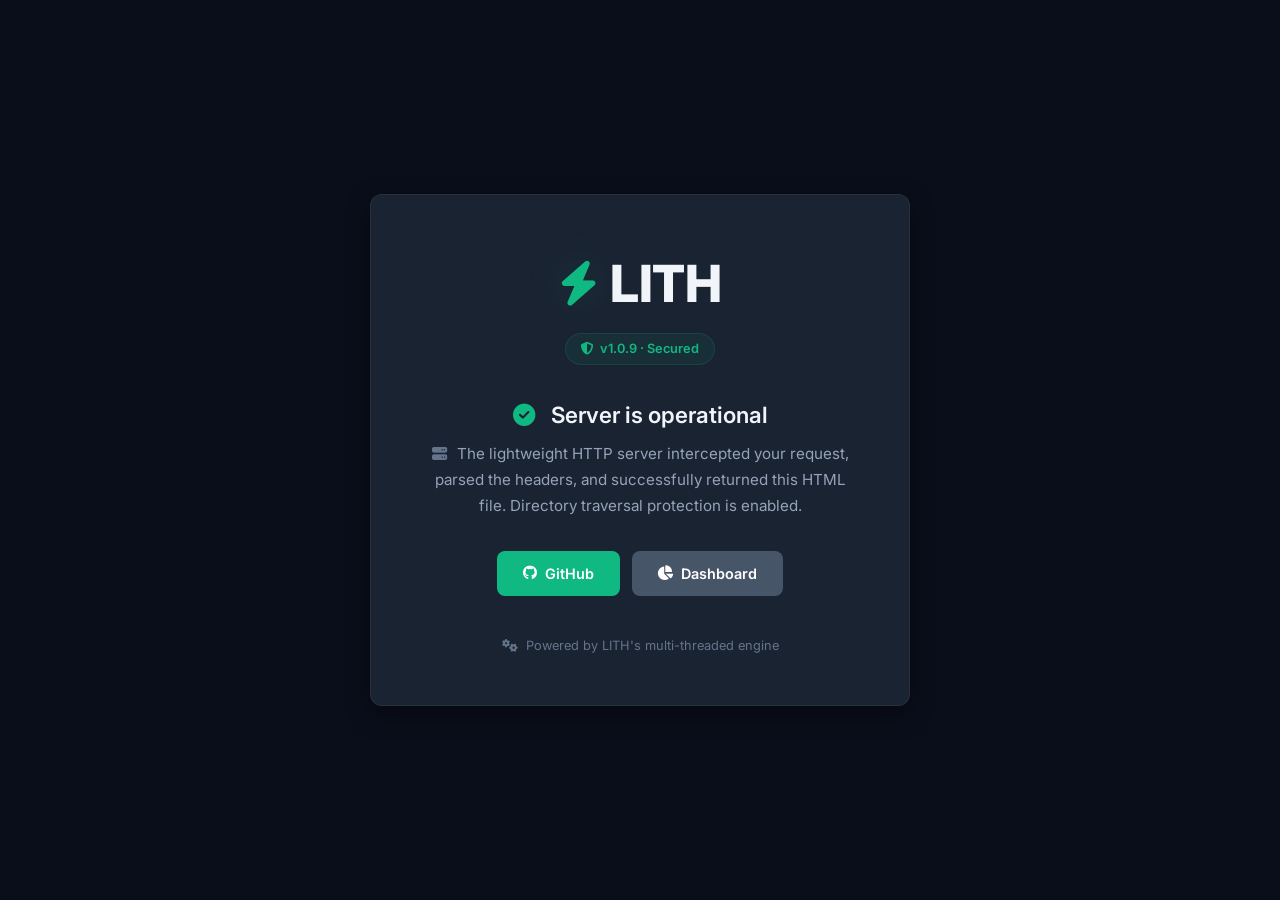
<file: public/index.html>
<!DOCTYPE html>
<html lang="fr">
<head>
    <meta charset="UTF-8">
    <meta name="viewport" content="width=device-width, initial-scale=1.0">
    <title>LITH Server · Interface</title>
    
    <!-- Font Awesome 6 (gratuit) -->
    <link rel="stylesheet" href="https://cdnjs.cloudflare.com/ajax/libs/font-awesome/6.5.0/css/all.min.css" />
    
    <!-- Google Fonts (Inter) -->
    <link rel="preconnect" href="https://fonts.googleapis.com">
    <link rel="preconnect" href="https://fonts.gstatic.com" crossorigin>
    <link href="https://fonts.googleapis.com/css2?family=Inter:opsz,wght@14..32,400;14..32,500;14..32,600;14..32,700;14..32,800&display=swap" rel="stylesheet">
    
    <link rel="stylesheet" href="style.css">
</head>
<body>

    <div class="container">
        <!-- Logo avec icône -->
        <div class="logo-wrapper">
            <i class="fas fa-bolt logo-icon"></i>
            <span class="logo">LITH</span>
        </div>
        
        <span class="badge">
            <i class="fas fa-shield-alt"></i> v1.0.9 · Secured
        </span>
        
        <h2>
            <i class="fas fa-check-circle" style="color: var(--accent); margin-right: 8px;"></i>
            Server is operational
        </h2>
        
        <p>
            <i class="fas fa-server" style="color: var(--text-muted); margin-right: 6px;"></i>
            The lightweight HTTP server intercepted your request, parsed the headers, 
            and successfully returned this HTML file. Directory traversal protection is enabled.
        </p>
        
        <div class="btn-group">
            <a href="https://github.com/fomadev/lith" target="_blank" class="btn btn-primary">
                <i class="fab fa-github"></i> GitHub
            </a>
            <a href="dashboard.html" class="btn btn-secondary">
                <i class="fas fa-chart-pie"></i> Dashboard
            </a>
        </div>
        
        <footer>
            <i class="fas fa-cogs"></i> Powered by LITH's multi-threaded engine
        </footer>
    </div>

</body>
</html>
</file>
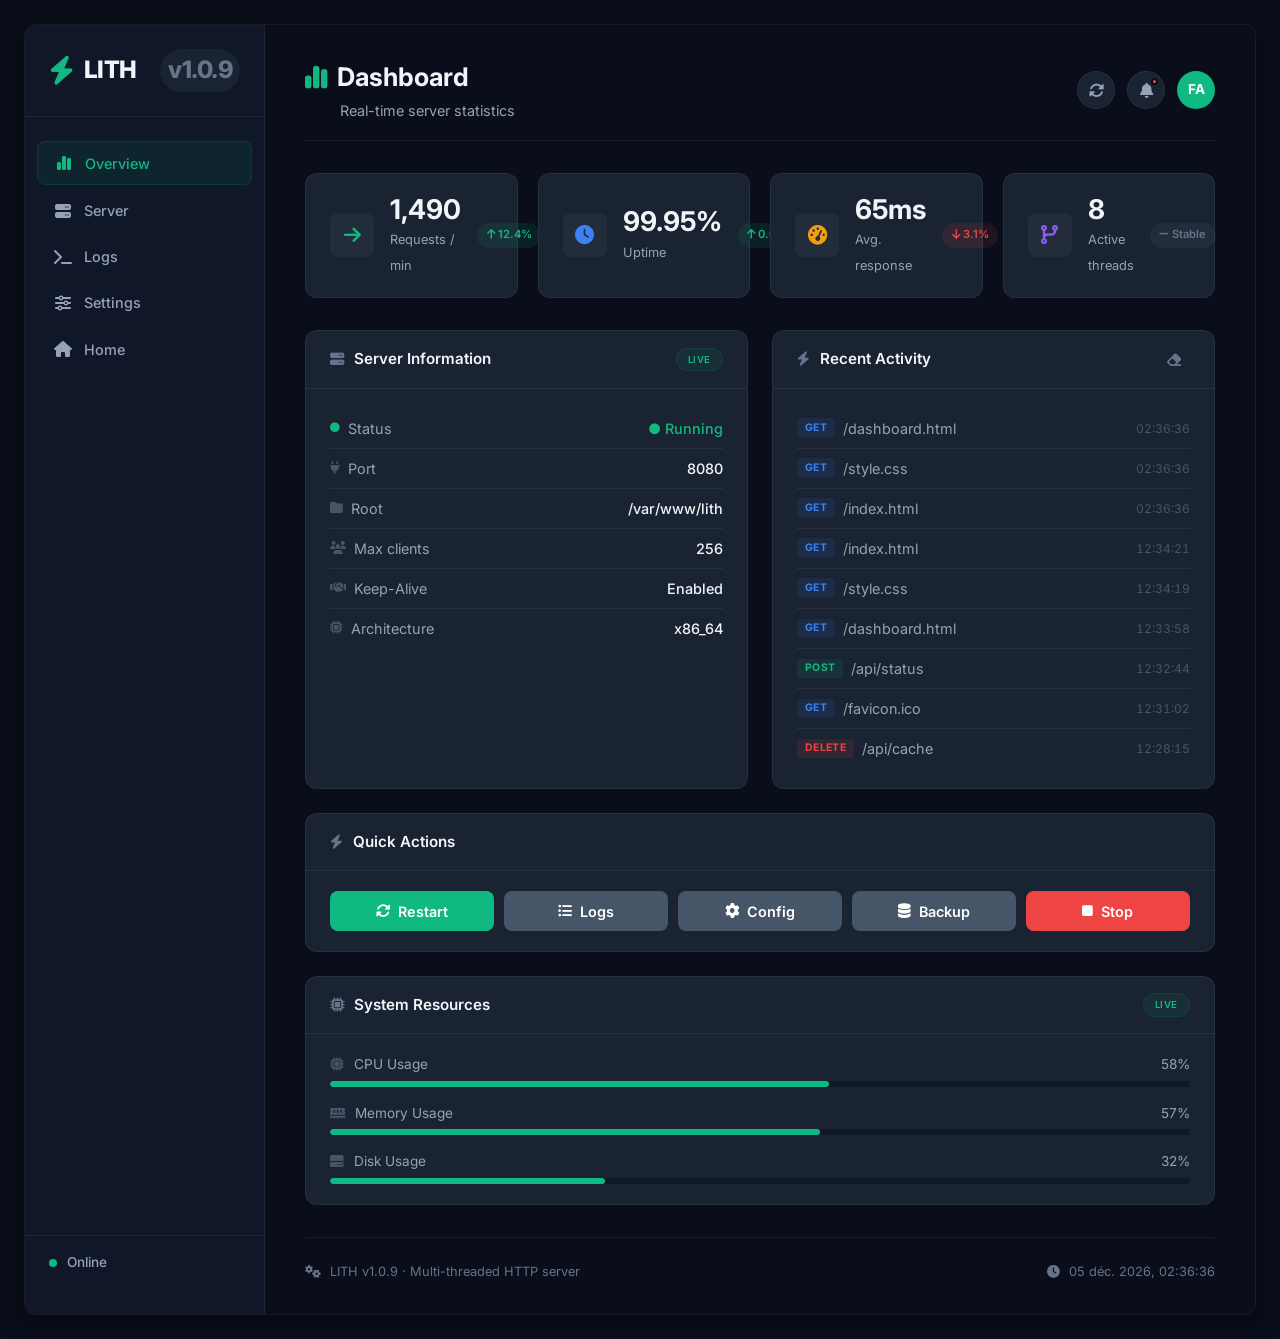
<file: public/dashboard.html>
<!DOCTYPE html>
<html lang="fr">
<head>
    <meta charset="UTF-8">
    <meta name="viewport" content="width=device-width, initial-scale=1.0">
    <title>LITH · Dashboard</title>
    
    <!-- Font Awesome 6 -->
    <link rel="stylesheet" href="https://cdnjs.cloudflare.com/ajax/libs/font-awesome/6.5.0/css/all.min.css" />
    
    <!-- Google Fonts -->
    <link rel="preconnect" href="https://fonts.googleapis.com">
    <link rel="preconnect" href="https://fonts.gstatic.com" crossorigin>
    <link href="https://fonts.googleapis.com/css2?family=Inter:opsz,wght@14..32,400;14..32,500;14..32,600;14..32,700;14..32,800&display=swap" rel="stylesheet">
    
    <link rel="stylesheet" href="style.css">
</head>
<body>

    <div class="dashboard-wrapper">

        <!-- ===== SIDEBAR ===== -->
        <aside class="sidebar">
            <div class="sidebar-brand">
                <i class="fas fa-bolt"></i>
                <span>LITH</span>
                <span class="version-badge">v1.0.9</span>
            </div>
            
            <nav class="sidebar-nav">
                <a href="#" class="nav-item active">
                    <i class="fas fa-chart-simple"></i>
                    <span>Overview</span>
                </a>
                <a href="#" class="nav-item">
                    <i class="fas fa-server"></i>
                    <span>Server</span>
                </a>
                <a href="#" class="nav-item">
                    <i class="fas fa-terminal"></i>
                    <span>Logs</span>
                </a>
                <a href="#" class="nav-item">
                    <i class="fas fa-sliders-h"></i>
                    <span>Settings</span>
                </a>
                <a href="index.html" class="nav-item">
                    <i class="fas fa-home"></i>
                    <span>Home</span>
                </a>
            </nav>
            
            <div class="sidebar-footer">
                <div class="status-indicator">
                    <span class="status-dot"></span>
                    <span>Online</span>
                </div>
            </div>
        </aside>

        <!-- ===== MAIN CONTENT ===== -->
        <main class="main-content">

            <!-- Header -->
            <header class="dashboard-header">
                <div class="header-left">
                    <h1>
                        <i class="fas fa-chart-simple" style="color: var(--accent);"></i>
                        Dashboard
                    </h1>
                    <span class="header-subtitle">Real-time server statistics</span>
                </div>
                <div class="header-right">
                    <button class="icon-btn" id="refreshBtn" title="Refresh data">
                        <i class="fas fa-sync-alt"></i>
                    </button>
                    <button class="icon-btn" title="Notifications">
                        <i class="fas fa-bell"></i>
                        <span class="notification-dot"></span>
                    </button>
                    <div class="avatar">FA</div>
                </div>
            </header>

            <!-- ===== STATS GRID ===== -->
            <section class="stats-grid">
                <div class="stat-card">
                    <div class="stat-icon" style="color: var(--accent);">
                        <i class="fas fa-arrow-right"></i>
                    </div>
                    <div class="stat-content">
                        <span class="stat-number" id="statRequests">1,284</span>
                        <span class="stat-label">Requests / min</span>
                    </div>
                    <span class="stat-trend up">
                        <i class="fas fa-arrow-up"></i> 12.4%
                    </span>
                </div>
                
                <div class="stat-card">
                    <div class="stat-icon" style="color: var(--info);">
                        <i class="fas fa-clock"></i>
                    </div>
                    <div class="stat-content">
                        <span class="stat-number" id="statUptime">99.97%</span>
                        <span class="stat-label">Uptime</span>
                    </div>
                    <span class="stat-trend up">
                        <i class="fas fa-arrow-up"></i> 0.02%
                    </span>
                </div>
                
                <div class="stat-card">
                    <div class="stat-icon" style="color: var(--warning);">
                        <i class="fas fa-gauge-high"></i>
                    </div>
                    <div class="stat-content">
                        <span class="stat-number" id="statResponse">42ms</span>
                        <span class="stat-label">Avg. response</span>
                    </div>
                    <span class="stat-trend down">
                        <i class="fas fa-arrow-down"></i> 3.1%
                    </span>
                </div>
                
                <div class="stat-card">
                    <div class="stat-icon" style="color: var(--purple);">
                        <i class="fas fa-code-branch"></i>
                    </div>
                    <div class="stat-content">
                        <span class="stat-number" id="statThreads">8</span>
                        <span class="stat-label">Active threads</span>
                    </div>
                    <span class="stat-trend neutral">
                        <i class="fas fa-minus"></i> Stable
                    </span>
                </div>
            </section>

            <!-- ===== TWO-COLUMN GRID ===== -->
            <div class="dashboard-grid">

                <!-- Server Information -->
                <div class="card">
                    <div class="card-header">
                        <h3><i class="fas fa-server"></i> Server Information</h3>
                        <span class="card-badge">Live</span>
                    </div>
                    <div class="card-body server-info">
                        <div class="info-row">
                            <span class="label"><i class="fas fa-circle" style="color: var(--accent); font-size: 0.6rem;"></i> Status</span>
                            <span class="value" style="color: var(--accent);">● Running</span>
                        </div>
                        <div class="info-row">
                            <span class="label"><i class="fas fa-plug"></i> Port</span>
                            <span class="value">8080</span>
                        </div>
                        <div class="info-row">
                            <span class="label"><i class="fas fa-folder"></i> Root</span>
                            <span class="value">/var/www/lith</span>
                        </div>
                        <div class="info-row">
                            <span class="label"><i class="fas fa-users"></i> Max clients</span>
                            <span class="value">256</span>
                        </div>
                        <div class="info-row">
                            <span class="label"><i class="fas fa-handshake"></i> Keep-Alive</span>
                            <span class="value">Enabled</span>
                        </div>
                        <div class="info-row">
                            <span class="label"><i class="fas fa-microchip"></i> Architecture</span>
                            <span class="value">x86_64</span>
                        </div>
                    </div>
                </div>

                <!-- Activity Feed -->
                <div class="card">
                    <div class="card-header">
                        <h3><i class="fas fa-bolt"></i> Recent Activity</h3>
                        <button class="card-action" id="clearActivityBtn" title="Clear activity">
                            <i class="fas fa-eraser"></i>
                        </button>
                    </div>
                    <div class="card-body activity-feed" id="activityFeed">
                        <div class="activity-item">
                            <span class="activity-desc">
                                <span class="method method-get">GET</span> /index.html
                            </span>
                            <span class="activity-time">12:34:21</span>
                        </div>
                        <div class="activity-item">
                            <span class="activity-desc">
                                <span class="method method-get">GET</span> /style.css
                            </span>
                            <span class="activity-time">12:34:19</span>
                        </div>
                        <div class="activity-item">
                            <span class="activity-desc">
                                <span class="method method-get">GET</span> /dashboard.html
                            </span>
                            <span class="activity-time">12:33:58</span>
                        </div>
                        <div class="activity-item">
                            <span class="activity-desc">
                                <span class="method method-post">POST</span> /api/status
                            </span>
                            <span class="activity-time">12:32:44</span>
                        </div>
                        <div class="activity-item">
                            <span class="activity-desc">
                                <span class="method method-get">GET</span> /favicon.ico
                            </span>
                            <span class="activity-time">12:31:02</span>
                        </div>
                        <div class="activity-item">
                            <span class="activity-desc">
                                <span class="method method-delete">DELETE</span> /api/cache
                            </span>
                            <span class="activity-time">12:28:15</span>
                        </div>
                    </div>
                </div>

                <!-- Quick Actions (full width) -->
                <div class="card full-width">
                    <div class="card-header">
                        <h3><i class="fas fa-bolt"></i> Quick Actions</h3>
                    </div>
                    <div class="card-body">
                        <div class="quick-actions">
                            <button class="btn btn-primary" onclick="handleAction('restart')">
                                <i class="fas fa-rotate"></i> Restart
                            </button>
                            <button class="btn btn-secondary" onclick="handleAction('logs')">
                                <i class="fas fa-list-ul"></i> Logs
                            </button>
                            <button class="btn btn-secondary" onclick="handleAction('config')">
                                <i class="fas fa-gear"></i> Config
                            </button>
                            <button class="btn btn-secondary" onclick="handleAction('backup')">
                                <i class="fas fa-database"></i> Backup
                            </button>
                            <button class="btn btn-danger" onclick="handleAction('stop')">
                                <i class="fas fa-stop"></i> Stop
                            </button>
                        </div>
                    </div>
                </div>

                <!-- System Resources (full width) -->
                <div class="card full-width">
                    <div class="card-header">
                        <h3><i class="fas fa-microchip"></i> System Resources</h3>
                        <span class="card-badge">Live</span>
                    </div>
                    <div class="card-body">
                        <div class="resource-bar">
                            <div class="resource-label">
                                <span><i class="fas fa-microchip"></i> CPU Usage</span>
                                <span id="cpuPercent">34%</span>
                            </div>
                            <div class="progress-track">
                                <div class="progress-fill" id="cpuBar" style="width: 34%;"></div>
                            </div>
                        </div>
                        <div class="resource-bar">
                            <div class="resource-label">
                                <span><i class="fas fa-memory"></i> Memory Usage</span>
                                <span id="memPercent">62%</span>
                            </div>
                            <div class="progress-track">
                                <div class="progress-fill" id="memBar" style="width: 62%;"></div>
                            </div>
                        </div>
                        <div class="resource-bar">
                            <div class="resource-label">
                                <span><i class="fas fa-hdd"></i> Disk Usage</span>
                                <span id="diskPercent">41%</span>
                            </div>
                            <div class="progress-track">
                                <div class="progress-fill" id="diskBar" style="width: 41%;"></div>
                            </div>
                        </div>
                    </div>
                </div>

            </div>

            <!-- Footer -->
            <footer class="dashboard-footer">
                <span>
                    <i class="fas fa-cogs"></i> LITH v1.0.9 · Multi-threaded HTTP server
                </span>
                <span>
                    <i class="fas fa-clock"></i> <span id="liveTimestamp">Loading...</span>
                </span>
            </footer>

        </main>
    </div>

    <script src="script.js"></script>
</body>
</html>
</file>
<file: public/style.css>
/* ============================================================
   ROOT VARIABLES
   ============================================================ */
:root {
    --bg-primary: #0a0e1a;
    --bg-secondary: #111827;
    --bg-card: #1a2332;
    --bg-card-hover: #1f2a3e;
    --bg-sidebar: #0f1729;
    --text-primary: #f1f5f9;
    --text-secondary: #94a3b8;
    --text-muted: #64748b;
    --text-dim: #475569;
    
    --accent: #10b981;
    --accent-hover: #059669;
    --accent-glow: rgba(16, 185, 129, 0.15);
    
    --danger: #ef4444;
    --danger-hover: #dc2626;
    --warning: #f59e0b;
    --info: #3b82f6;
    --purple: #8b5cf6;
    
    --border-color: rgba(255, 255, 255, 0.06);
    --border-hover: rgba(255, 255, 255, 0.12);
    
    --radius: 12px;
    --radius-sm: 8px;
    --shadow: 0 8px 24px rgba(0, 0, 0, 0.4);
    --shadow-hover: 0 12px 36px rgba(0, 0, 0, 0.5);
    
    --transition: 0.2s cubic-bezier(0.4, 0, 0.2, 1);
    --font: 'Inter', -apple-system, BlinkMacSystemFont, 'Segoe UI', sans-serif;
}

/* ============================================================
   RESET & BASE
   ============================================================ */
* {
    margin: 0;
    padding: 0;
    box-sizing: border-box;
}

html {
    scroll-behavior: smooth;
}

body {
    font-family: var(--font);
    background-color: var(--bg-primary);
    color: var(--text-primary);
    min-height: 100vh;
    display: flex;
    justify-content: center;
    align-items: center;
    padding: 1.5rem;
    line-height: 1.6;
    -webkit-font-smoothing: antialiased;
    -moz-osx-font-smoothing: grayscale;
}

/* ============================================================
   SCROLLBAR
   ============================================================ */
::-webkit-scrollbar {
    width: 6px;
    height: 6px;
}
::-webkit-scrollbar-track {
    background: var(--bg-secondary);
}
::-webkit-scrollbar-thumb {
    background: var(--text-dim);
    border-radius: 3px;
}
::-webkit-scrollbar-thumb:hover {
    background: var(--text-muted);
}

/* ============================================================
   INDEX PAGE (container)
   ============================================================ */
.container {
    text-align: center;
    background: var(--bg-card);
    padding: 3rem 3.5rem;
    border-radius: var(--radius);
    box-shadow: var(--shadow);
    max-width: 540px;
    width: 100%;
    border: 1px solid var(--border-color);
    transition: background var(--transition), transform var(--transition);
}

.container:hover {
    background: var(--bg-card-hover);
}

.logo-wrapper {
    display: flex;
    align-items: center;
    justify-content: center;
    gap: 0.75rem;
    margin-bottom: 0.25rem;
}

.logo-icon {
    font-size: 2.8rem;
    color: var(--accent);
    filter: drop-shadow(0 0 20px var(--accent-glow));
}

.logo {
    font-size: 3.2rem;
    font-weight: 800;
    letter-spacing: -0.5px;
    color: var(--text-primary);
}

.logo span {
    color: var(--accent);
}

.badge {
    display: inline-flex;
    align-items: center;
    gap: 0.4rem;
    background: rgba(16, 185, 129, 0.08);
    color: var(--accent);
    padding: 0.3rem 0.9rem;
    border-radius: 50px;
    font-size: 0.8rem;
    font-weight: 600;
    border: 1px solid rgba(16, 185, 129, 0.15);
    margin-top: 0.25rem;
}

.container h2 {
    font-size: 1.4rem;
    font-weight: 600;
    margin-top: 2rem;
    margin-bottom: 0.5rem;
    display: flex;
    align-items: center;
    justify-content: center;
    gap: 0.5rem;
}

.container p {
    color: var(--text-secondary);
    font-size: 0.95rem;
    max-width: 440px;
    margin: 0 auto 2rem;
    line-height: 1.7;
}

.btn-group {
    display: flex;
    justify-content: center;
    gap: 0.75rem;
    flex-wrap: wrap;
}

/* ============================================================
   BUTTONS
   ============================================================ */
.btn {
    display: inline-flex;
    align-items: center;
    gap: 0.5rem;
    padding: 0.7rem 1.6rem;
    border-radius: var(--radius-sm);
    font-weight: 600;
    font-size: 0.9rem;
    text-decoration: none;
    border: none;
    cursor: pointer;
    transition: all var(--transition);
    font-family: var(--font);
}

.btn-primary {
    background: var(--accent);
    color: #fff;
}
.btn-primary:hover {
    background: var(--accent-hover);
    transform: translateY(-2px);
    box-shadow: 0 4px 16px rgba(16, 185, 129, 0.3);
}

.btn-secondary {
    background: var(--text-dim);
    color: #fff;
}
.btn-secondary:hover {
    background: var(--text-muted);
    transform: translateY(-2px);
}

.btn-danger {
    background: var(--danger);
    color: #fff;
}
.btn-danger:hover {
    background: var(--danger-hover);
    transform: translateY(-2px);
}

.container footer {
    margin-top: 2.5rem;
    font-size: 0.8rem;
    color: var(--text-muted);
    display: flex;
    align-items: center;
    justify-content: center;
    gap: 0.5rem;
}

/* ============================================================
   DASHBOARD LAYOUT
   ============================================================ */
.dashboard-wrapper {
    display: flex;
    min-height: 100vh;
    width: 100%;
    max-width: 1440px;
    margin: 0 auto;
    background: var(--bg-primary);
    border-radius: var(--radius);
    box-shadow: var(--shadow);
    overflow: hidden;
    border: 1px solid var(--border-color);
}

/* ============================================================
   SIDEBAR
   ============================================================ */
.sidebar {
    width: 240px;
    min-height: 100vh;
    background: var(--bg-sidebar);
    padding: 1.5rem 0;
    display: flex;
    flex-direction: column;
    border-right: 1px solid var(--border-color);
    flex-shrink: 0;
}

.sidebar-brand {
    display: flex;
    align-items: center;
    gap: 0.6rem;
    padding: 0 1.5rem 1.5rem;
    border-bottom: 1px solid var(--border-color);
    margin-bottom: 1.5rem;
}

.sidebar-brand i {
    font-size: 1.8rem;
    color: var(--accent);
}

.sidebar-brand span {
    font-size: 1.5rem;
    font-weight: 800;
    letter-spacing: -0.5px;
}

.version-badge {
    font-size: 0.6rem;
    font-weight: 600;
    color: var(--text-muted);
    background: var(--bg-card);
    padding: 0.15rem 0.5rem;
    border-radius: 50px;
    margin-left: auto;
}

.sidebar-nav {
    display: flex;
    flex-direction: column;
    gap: 0.25rem;
    padding: 0 0.75rem;
    flex: 1;
}

.nav-item {
    display: flex;
    align-items: center;
    gap: 0.75rem;
    padding: 0.6rem 1rem;
    border-radius: var(--radius-sm);
    color: var(--text-secondary);
    text-decoration: none;
    font-size: 0.9rem;
    font-weight: 500;
    transition: all var(--transition);
    cursor: pointer;
}

.nav-item i {
    width: 1.2rem;
    font-size: 1rem;
    text-align: center;
    flex-shrink: 0;
}

.nav-item:hover {
    background: rgba(255, 255, 255, 0.04);
    color: var(--text-primary);
}

.nav-item.active {
    background: rgba(16, 185, 129, 0.08);
    color: var(--accent);
    border: 1px solid rgba(16, 185, 129, 0.12);
}

.sidebar-footer {
    padding: 1rem 1.5rem;
    border-top: 1px solid var(--border-color);
    margin-top: auto;
}

.status-indicator {
    display: flex;
    align-items: center;
    gap: 0.6rem;
    color: var(--text-secondary);
    font-size: 0.85rem;
    font-weight: 500;
}

.status-dot {
    display: inline-block;
    width: 8px;
    height: 8px;
    background: var(--accent);
    border-radius: 50%;
    animation: pulse-dot 2s ease-in-out infinite;
}

@keyframes pulse-dot {
    0%, 100% { opacity: 1; transform: scale(1); }
    50% { opacity: 0.4; transform: scale(0.8); }
}

/* ============================================================
   MAIN CONTENT
   ============================================================ */
.main-content {
    flex: 1;
    padding: 2rem 2.5rem;
    overflow-y: auto;
    background: var(--bg-primary);
}

/* ============================================================
   DASHBOARD HEADER
   ============================================================ */
.dashboard-header {
    display: flex;
    justify-content: space-between;
    align-items: center;
    flex-wrap: wrap;
    gap: 1rem;
    margin-bottom: 2rem;
    padding-bottom: 1rem;
    border-bottom: 1px solid var(--border-color);
}

.header-left h1 {
    font-size: 1.6rem;
    font-weight: 700;
    display: flex;
    align-items: center;
    gap: 0.6rem;
}

.header-subtitle {
    color: var(--text-secondary);
    font-size: 0.9rem;
    margin-left: 2.2rem;
}

.header-right {
    display: flex;
    align-items: center;
    gap: 0.75rem;
}

.icon-btn {
    background: var(--bg-card);
    border: 1px solid var(--border-color);
    color: var(--text-secondary);
    width: 38px;
    height: 38px;
    border-radius: 50%;
    display: flex;
    align-items: center;
    justify-content: center;
    cursor: pointer;
    transition: all var(--transition);
    position: relative;
    font-size: 0.95rem;
}

.icon-btn:hover {
    background: var(--bg-card-hover);
    color: var(--text-primary);
    border-color: var(--border-hover);
}

.icon-btn .notification-dot {
    position: absolute;
    top: 6px;
    right: 6px;
    width: 7px;
    height: 7px;
    background: var(--danger);
    border-radius: 50%;
    border: 2px solid var(--bg-primary);
}

.avatar {
    width: 38px;
    height: 38px;
    border-radius: 50%;
    background: var(--accent);
    color: #fff;
    display: flex;
    align-items: center;
    justify-content: center;
    font-weight: 700;
    font-size: 0.85rem;
    user-select: none;
}

/* ============================================================
   STATS GRID
   ============================================================ */
.stats-grid {
    display: grid;
    grid-template-columns: repeat(auto-fit, minmax(200px, 1fr));
    gap: 1.25rem;
    margin-bottom: 2rem;
}

.stat-card {
    background: var(--bg-card);
    padding: 1.25rem 1.5rem;
    border-radius: var(--radius);
    border: 1px solid var(--border-color);
    display: flex;
    align-items: center;
    gap: 1rem;
    transition: all var(--transition);
}

.stat-card:hover {
    background: var(--bg-card-hover);
    border-color: var(--border-hover);
    transform: translateY(-2px);
    box-shadow: var(--shadow-hover);
}

.stat-icon {
    width: 44px;
    height: 44px;
    border-radius: var(--radius-sm);
    background: rgba(255, 255, 255, 0.04);
    display: flex;
    align-items: center;
    justify-content: center;
    font-size: 1.2rem;
    flex-shrink: 0;
}

.stat-content {
    flex: 1;
}

.stat-number {
    display: block;
    font-size: 1.7rem;
    font-weight: 700;
    color: var(--text-primary);
    line-height: 1.2;
}

.stat-label {
    font-size: 0.8rem;
    color: var(--text-secondary);
}

.stat-trend {
    font-size: 0.7rem;
    font-weight: 600;
    padding: 0.2rem 0.6rem;
    border-radius: 50px;
    flex-shrink: 0;
}

.stat-trend.up {
    color: var(--accent);
    background: rgba(16, 185, 129, 0.1);
}
.stat-trend.down {
    color: var(--danger);
    background: rgba(239, 68, 68, 0.1);
}
.stat-trend.neutral {
    color: var(--text-muted);
    background: rgba(255, 255, 255, 0.04);
}

/* ============================================================
   DASHBOARD GRID (2 columns)
   ============================================================ */
.dashboard-grid {
    display: grid;
    grid-template-columns: 1fr 1fr;
    gap: 1.5rem;
    margin-bottom: 2rem;
}

/* ============================================================
   CARDS
   ============================================================ */
.card {
    background: var(--bg-card);
    border-radius: var(--radius);
    border: 1px solid var(--border-color);
    overflow: hidden;
    transition: all var(--transition);
}

.card:hover {
    border-color: var(--border-hover);
}

.card.full-width {
    grid-column: 1 / -1;
}

.card-header {
    display: flex;
    align-items: center;
    justify-content: space-between;
    padding: 1rem 1.5rem;
    border-bottom: 1px solid var(--border-color);
}

.card-header h3 {
    font-size: 0.95rem;
    font-weight: 600;
    display: flex;
    align-items: center;
    gap: 0.6rem;
    color: var(--text-primary);
}

.card-header h3 i {
    color: var(--text-muted);
    font-size: 0.9rem;
}

.card-badge {
    font-size: 0.6rem;
    font-weight: 600;
    text-transform: uppercase;
    letter-spacing: 0.5px;
    color: var(--accent);
    background: rgba(16, 185, 129, 0.08);
    padding: 0.2rem 0.7rem;
    border-radius: 50px;
    border: 1px solid rgba(16, 185, 129, 0.1);
}

.card-action {
    background: none;
    border: none;
    color: var(--text-muted);
    cursor: pointer;
    padding: 0.25rem 0.5rem;
    border-radius: var(--radius-sm);
    transition: all var(--transition);
    font-size: 0.9rem;
}

.card-action:hover {
    background: rgba(255, 255, 255, 0.05);
    color: var(--text-primary);
}

.card-body {
    padding: 1.25rem 1.5rem;
}

/* ============================================================
   SERVER INFO
   ============================================================ */
.server-info .info-row {
    display: flex;
    justify-content: space-between;
    padding: 0.5rem 0;
    border-bottom: 1px solid var(--border-color);
    font-size: 0.9rem;
}

.server-info .info-row:last-child {
    border-bottom: none;
}

.server-info .label {
    color: var(--text-secondary);
    display: flex;
    align-items: center;
    gap: 0.5rem;
}

.server-info .label i {
    font-size: 0.8rem;
    color: var(--text-dim);
}

.server-info .value {
    color: var(--text-primary);
    font-weight: 500;
}

/* ============================================================
   ACTIVITY FEED
   ============================================================ */
.activity-feed .activity-item {
    display: flex;
    justify-content: space-between;
    align-items: center;
    padding: 0.5rem 0;
    border-bottom: 1px solid var(--border-color);
}

.activity-feed .activity-item:last-child {
    border-bottom: none;
}

.activity-desc {
    display: flex;
    align-items: center;
    gap: 0.5rem;
    color: var(--text-secondary);
    font-size: 0.9rem;
}

.method {
    font-weight: 700;
    font-size: 0.65rem;
    padding: 0.1rem 0.5rem;
    border-radius: 4px;
    text-transform: uppercase;
    letter-spacing: 0.3px;
}

.method-get {
    color: var(--info);
    background: rgba(59, 130, 246, 0.1);
}
.method-post {
    color: var(--accent);
    background: rgba(16, 185, 129, 0.1);
}
.method-delete {
    color: var(--danger);
    background: rgba(239, 68, 68, 0.1);
}

.activity-time {
    color: var(--text-dim);
    font-size: 0.75rem;
    font-variant-numeric: tabular-nums;
}

/* ============================================================
   QUICK ACTIONS
   ============================================================ */
.quick-actions {
    display: flex;
    flex-wrap: wrap;
    gap: 0.6rem;
}

.quick-actions .btn {
    flex: 1;
    min-width: 100px;
    justify-content: center;
}

/* ============================================================
   RESOURCE BARS
   ============================================================ */
.resource-bar {
    margin-bottom: 1rem;
}
.resource-bar:last-child {
    margin-bottom: 0;
}

.resource-label {
    display: flex;
    justify-content: space-between;
    font-size: 0.85rem;
    margin-bottom: 0.3rem;
    color: var(--text-secondary);
}

.resource-label i {
    color: var(--text-dim);
    margin-right: 0.4rem;
}

.progress-track {
    width: 100%;
    height: 6px;
    background: var(--bg-secondary);
    border-radius: 50px;
    overflow: hidden;
}

.progress-fill {
    height: 100%;
    border-radius: 50px;
    background: var(--accent);
    transition: width 0.8s cubic-bezier(0.4, 0, 0.2, 1);
}

/* ============================================================
   DASHBOARD FOOTER
   ============================================================ */
.dashboard-footer {
    display: flex;
    justify-content: space-between;
    align-items: center;
    flex-wrap: wrap;
    gap: 0.5rem;
    padding-top: 1.5rem;
    border-top: 1px solid var(--border-color);
    font-size: 0.8rem;
    color: var(--text-muted);
}

.dashboard-footer i {
    margin-right: 0.3rem;
}

/* ============================================================
   RESPONSIVE
   ============================================================ */
@media (max-width: 1024px) {
    .dashboard-grid {
        grid-template-columns: 1fr;
    }
}

@media (max-width: 768px) {
    .dashboard-wrapper {
        flex-direction: column;
        border-radius: 0;
    }
    .sidebar {
        width: 100%;
        min-height: auto;
        border-right: none;
        border-bottom: 1px solid var(--border-color);
        padding: 1rem;
    }
    .sidebar-nav {
        flex-direction: row;
        flex-wrap: wrap;
        gap: 0.25rem;
        padding: 0;
    }
    .nav-item {
        padding: 0.4rem 0.8rem;
        font-size: 0.8rem;
    }
    .sidebar-footer {
        display: none;
    }
    .main-content {
        padding: 1.25rem;
    }
    .stats-grid {
        grid-template-columns: 1fr 1fr;
    }
    .container {
        padding: 2rem 1.5rem;
    }
    .dashboard-header {
        flex-direction: column;
        align-items: flex-start;
    }
    .header-subtitle {
        margin-left: 0;
    }
}

@media (max-width: 480px) {
    .stats-grid {
        grid-template-columns: 1fr;
    }
    .quick-actions .btn {
        flex: 1 1 100%;
    }
    .btn-group {
        flex-direction: column;
    }
}
</file>
